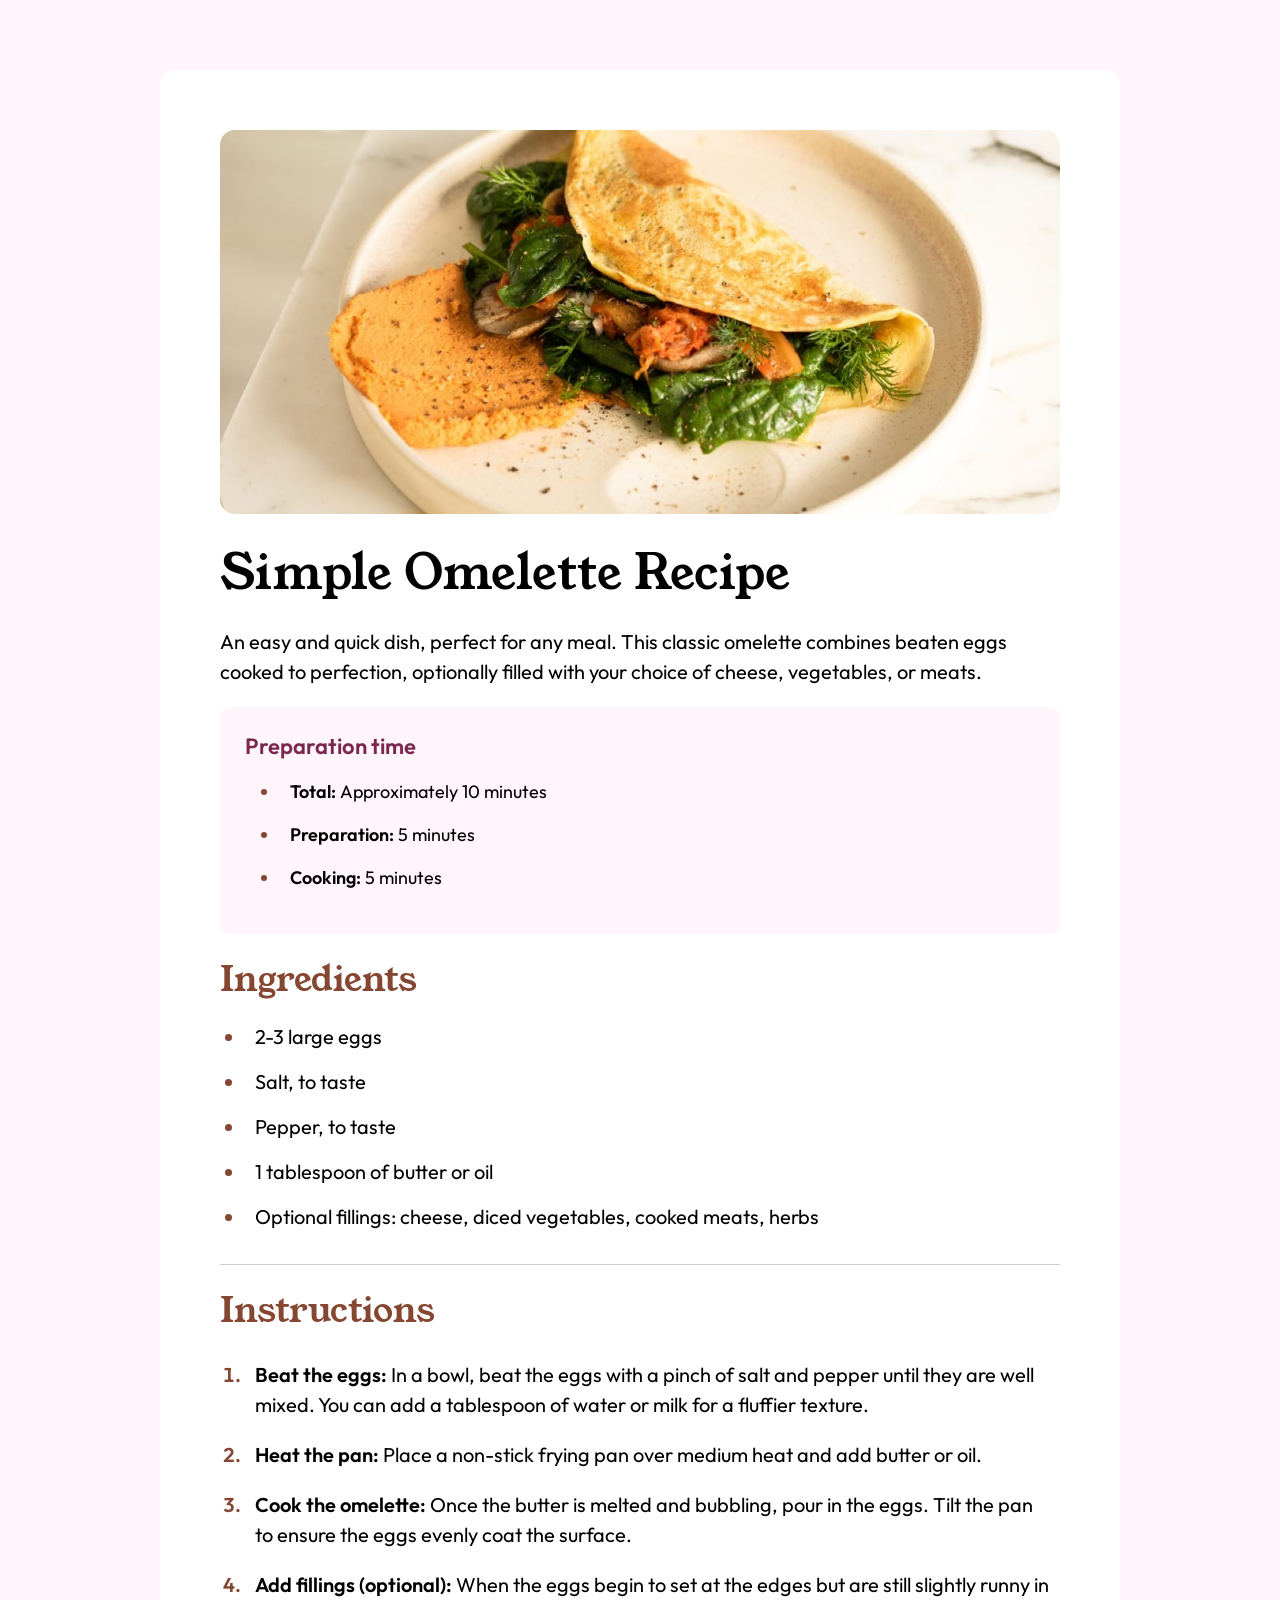
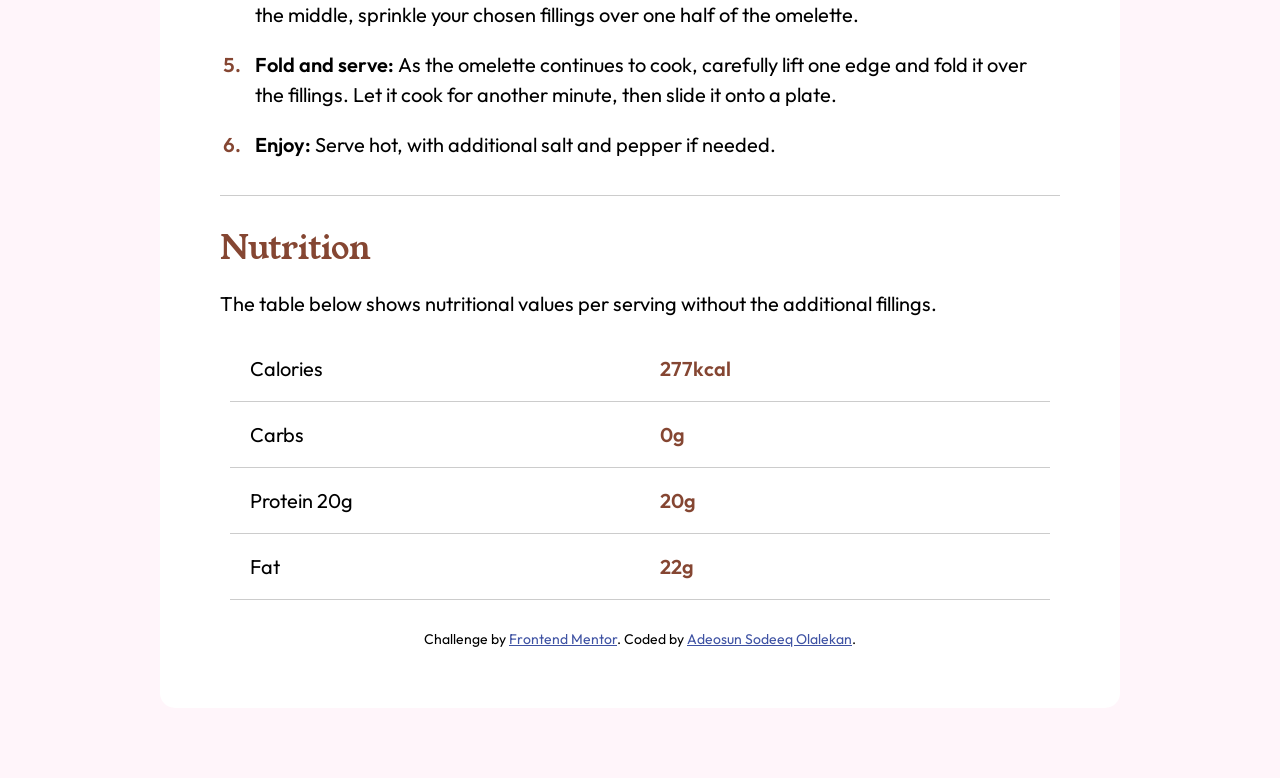
<file: index.html>
<!DOCTYPE html>
<html lang="en">
<head>
  <meta charset="UTF-8">
  <meta name="viewport" content="width=device-width, initial-scale=1.0"> <!-- displays site properly based on user's device -->

  <link rel="icon" type="image/png" sizes="32x32" href="./assets/images/favicon.png">
  <link rel="stylesheet" href="style.css">
    <link href="https://fonts.googleapis.com/css2?family=Young+Serif&display=swap" rel="stylesheet">
    <link href="https://fonts.googleapis.com/css2?family=Outfit:wght@100..900&display=swap" rel="stylesheet">
  <title>Tech World || Recipe page</title>

  
</head>
<body>

  <main class="container">
        <header class="banner">
        <div class="logo">
          <img src="./assets/images/image-omelette.jpeg" alt="">
        </div>
      </header>
        <section class="hero">
        <div class="herotext">
          <h1>Simple Omelette Recipe</h1>
          <p>An easy and quick dish, perfect for any meal. This classic omelette combines beaten eggs cooked 
            to perfection, optionally filled with your choice of cheese, vegetables, or meats.</p>
        </div>

        <div class="preptime">
          <h3>Preparation time</h3>
          <ul>
            <li> <span>Total: </span> Approximately 10 minutes</li>
            <li><span>Preparation: </span>5 minutes</li>
            <li><span>Cooking: </span>5 minutes</li>
          </ul>
        </div>
        <div class="ingredient">
          <h2>Ingredients</h2>
          <ul>
            <li>2-3 large eggs</li>
            <li>Salt, to taste</li>
            <li>Pepper, to taste</li>
            <li>1 tablespoon of butter or oil</li>
            <li>Optional fillings: cheese, diced vegetables, cooked meats, herbs</li>
          </ul>
        </div>

        
        <div class="instruction">
          <h2>Instructions</h2>
          <ol>
            <li><span>Beat the eggs: </span>In a bowl, beat the eggs with a pinch of salt and pepper until they are well mixed. 
              You can add a tablespoon of water or milk for a fluffier texture.</li>
            <li><span>Heat the pan: </span>Place a non-stick frying pan over medium heat and add butter or oil.</li>
            <li><span>Cook the omelette: </span>Once the butter is melted and bubbling, pour in the eggs. Tilt the pan to ensure 
              the eggs evenly coat the surface.</li>
            <li><span>Add fillings (optional): </span>When the eggs begin to set at the edges but are still slightly runny in the 
              middle, sprinkle your chosen fillings over one half of the omelette.</li>
            <li><span>Fold and serve: </span>As the omelette continues to cook, carefully lift one edge and fold it over the 
              fillings. Let it cook for another minute, then slide it onto a plate.</li>
              <li><span>Enjoy: </span>Serve hot, with additional salt and pepper if needed.</li>
          </ol>
        </div>

        <div class="nutrition">
          <div class="nutritiontext">
            <h2>Nutrition</h2>
            <p>The table below shows nutritional values per serving without the additional fillings.</p>
          </div>
          <div class="nutritiontable">
            <div class="nutrient">
              <p>Calories</p>
              <p>Carbs</p>
              <p>Protein <span>20g</span></p>
              <p>Fat</p>
            </div>
            <div class="amount">
              <p>277kcal</p>
              <p>0g</p>
              <p>20g</p>
              <p>22g</p>
            </div>
            
          </div>
        </div>
      </section>

      <div class="attribution">
        Challenge by <a href="https://www.frontendmentor.io?ref=challenge" target="_blank">Frontend Mentor</a>. 
        Coded by <a href="#">Adeosun Sodeeq Olalekan</a>.
      </div>

  </main>
</body>
</html>
</file>
<file: style.css>
.attribution {
  font-size: 14px;
  text-align: center;
}
.attribution a {
  color: hsl(228, 45%, 44%);
  white-space: nowrap;
}

:root {
  --White: hsl(0, 0%, 100%);
  --Stone100: hsl(30, 54%, 90%);
  --Stone150: hsl(30, 18%, 87%);
  --Stone600: hsl(30, 10%, 34%);
  --Stone900: hsl(24, 5%, 18%);
  --Brown800: hsl(14, 45%, 36%);
  --rose800: hsl(332, 51%, 32%);
  --rose50: hsl(330, 100%, 98%);
}

* {
  padding: 0;
  margin: 0;
  box-sizing: border-box;
  /* list-style-position: inside; */
}
html,
body {
  font-family: "Outfit", sans-serif;
}
body {
  background-color: var(--rose50);
  background-size: cover;
  background-position: center;
  font-size: min(20px, 3vh);
}
::marker {
  color: var(--Brown800);
  font-weight: 600;
}
h2 {
  font-family: "Young serif", sans-serif;
}

.container {
  max-width: 960px;
  margin: 70px auto;
  background-color: var(--White);
  border-radius: 15px;
  padding: 60px;
}
.banner {
  width: 100%;
}
.banner .logo {
  width: 100%;
}
.banner .logo img {
  width: 100%;
  border-radius: 15px;
}
.hero {
  width: 100%;
  margin-bottom: 20px;
}
.herotext {
  width: 100%;
}
.herotext h1 {
  font-size: 3rem;
  font-family: "Young Serif", serif;
  font-weight: 400;
  margin: 20px 0;
}
.herotext p {
  font-family: "Outfit", sans-serif;
  font-weight: 400;
  line-height: 1.5;
}
.preptime {
  margin: 20px 0;
  background-color: var(--rose50);
  padding: 25px;
  border-radius: 10px;
}
.preptime h3 {
  font-size: 22px;
  color: var(--rose800);
  font-weight: 600;
}
.preptime ul {
  padding: 10px;
  font-size: 18px;
  margin-left: 25px;
}
.preptime ul li {
  padding: 10px;
}
.preptime ul span {
  font-weight: 600;
}
.ingredient {
  margin: 20px 0;
  /* line-height: 2; */
  border-bottom: 1px solid hsla(0, 0%, 0%, 0.2);
}
.ingredient h2 {
  font-size: 35px;
  color: var(--Brown800);
  font-weight: 500;
  letter-spacing: 1;
  margin-bottom: 10px;
}
.ingredient ul {
  margin-bottom: 25px;
  margin-left: 25px;
}
.ingredient ul li {
  padding: 10px;
}
.instruction {
  margin: 20px 0;
  border-bottom: 1px solid hsla(0, 0%, 0%, 0.2);
}
.instruction h2 {
  font-size: 35px;
  color: var(--Brown800);
  font-weight: 500;
  letter-spacing: 1;
  margin-bottom: 5px;
  padding-bottom: 10px;
}
.instruction ol {
  padding-bottom: 10px;
  line-height: 1.5;
  font-weight: 400;
  margin-bottom: 15px;
  margin-left: 25px;
}
.instruction ol li {
  padding: 10px;
}
.instruction ol span {
  font-weight: 600;
}
.nutrition {
  width: 100%;
}
.nutritiontext h2 {
  font-size: 2rem;
  color: var(--Brown800);
  font-weight: 500;
  padding: 10px 0;
}
.nutritiontext p {
  padding: 10px 0;
}
.nutritiontable {
  display: flex;
  padding: 10px;
  width: 100%;
  align-items: center;
}
.nutrient {
  width: 50%;
}
.amount {
  width: 50%;
  color: var(--Brown800);
  font-weight: 600;
}
.nutritiontable p {
  padding: 20px;
  border-bottom: 1px solid hsla(0, 0%, 0%, 0.2);
  white-space: nowrap;
}

@media screen and (max-width: 375px) {
  body {
    font-size: 16.5px;
  }
  .container {
    width: 100%;
    margin: 0;
    padding: 0px;
  }
  .banenr {
    width: 100%;
  }
  .banner .logo img {
    width: 100%;
    border-radius: 0;
  }
  .hero {
    padding: 25px;
  }
  .herotext h1 {
    font-size: 2.3rem;
    font-family: "Young Serif", serif;
    font-weight: 400;
    margin: 20px 0;
    line-height: 1;
  }
  .ingredient h2,
  .instruction h2,
  .nutrition h2 {
    font-size: 30px;
  }
}
</file>
